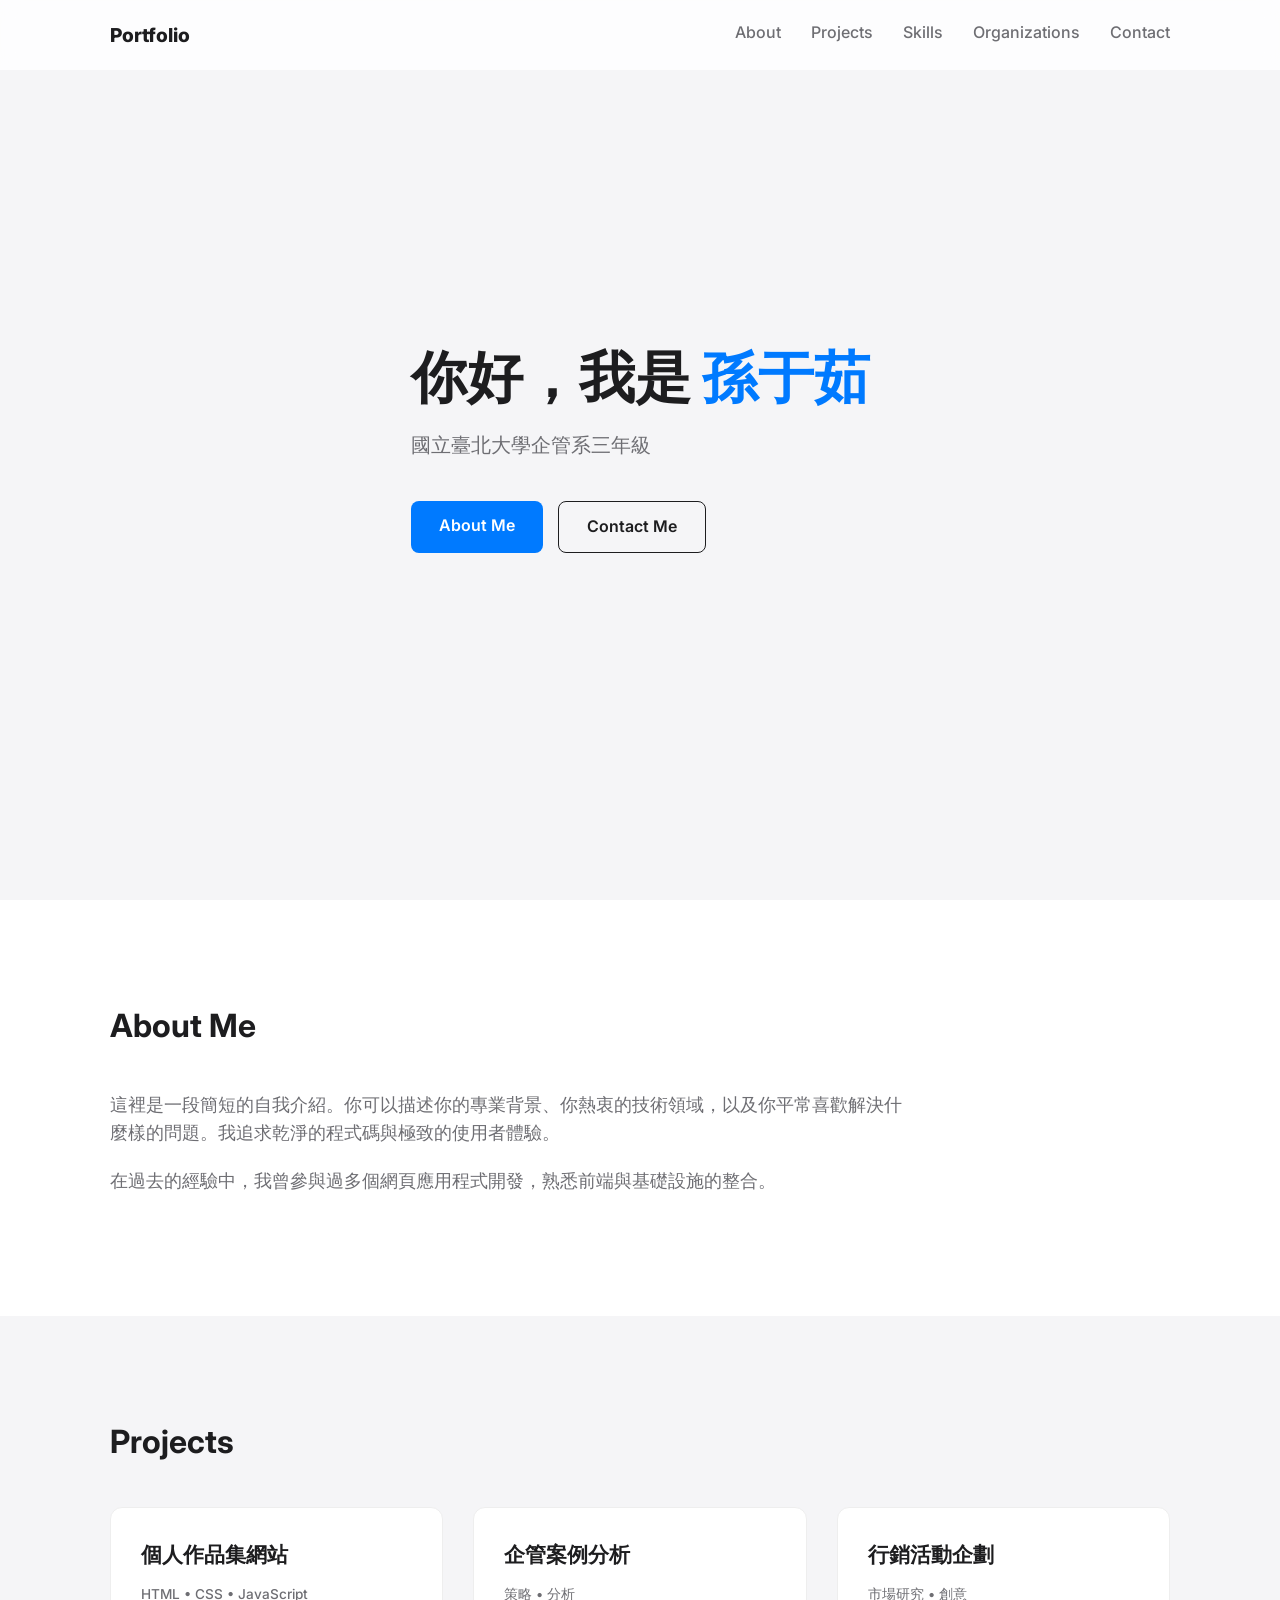
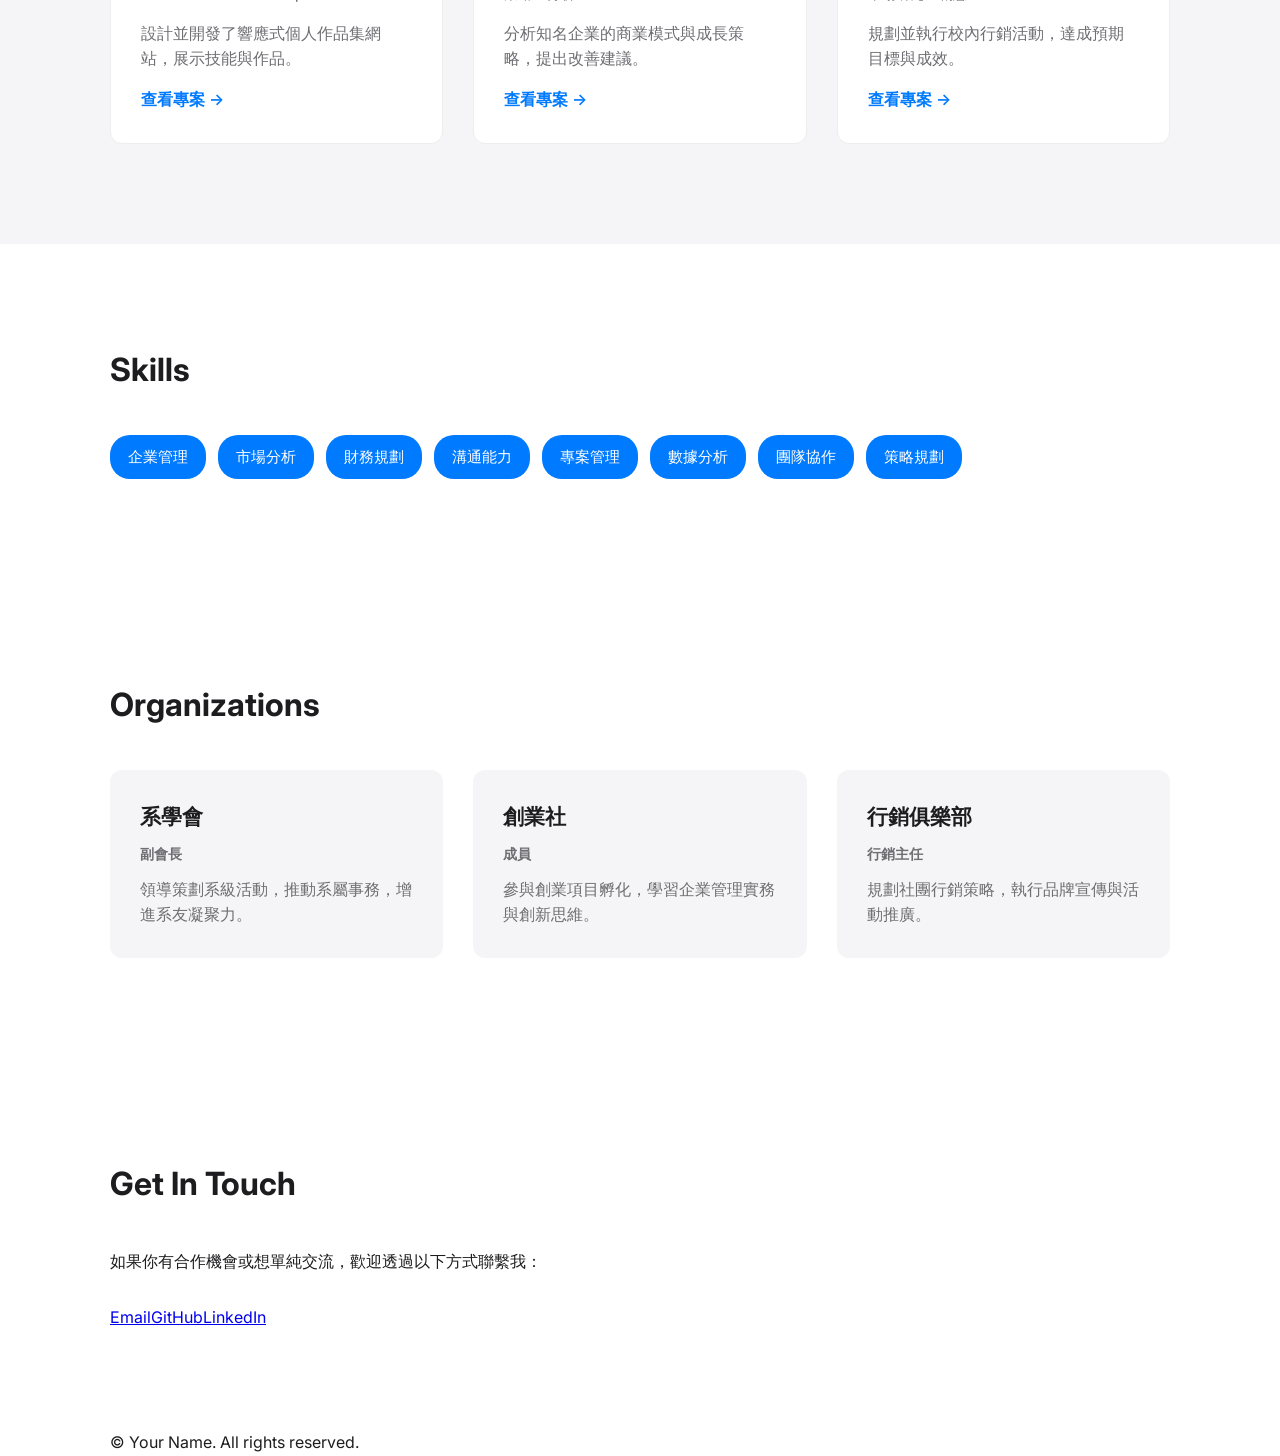
<file: gemini-code-1777267749744.html>
<!DOCTYPE html>
<html lang="zh-Hant">
<head>
    <meta charset="UTF-8">
    <meta name="viewport" content="width=device-width, initial-scale=1.0">
    <title>個人作品集 | 孫于茹</title>
    <link href="https://fonts.googleapis.com/css2?family=Inter:wght@400;600;800&display=swap" rel="stylesheet">
    <link rel="stylesheet" href="gemini-code-1777267753973.css">
</head>
<body>

    <nav class="navbar">
        <div class="container nav-container">
            <a href="#" class="logo">Portfolio</a>
            <ul class="nav-links">
                <li><a href="#about">About</a></li>
                <li><a href="#projects">Projects</a></li>
                <li><a href="#skills">Skills</a></li>
                <li><a href="#organizations">Organizations</a></li>
                <li><a href="#contact">Contact</a></li>
            </ul>
        </div>
    </nav>

    <main>
        <section class="hero" id="home">
            <div class="container hero-container">
                <h1 class="hero-title">你好，我是 <span class="highlight">孫于茹</span></h1>
                <p class="hero-tagline">國立臺北大學企管系三年級</p>
                <div class="hero-btns">
                    <a href="#about" class="btn btn-primary">About Me</a>
                    <a href="#contact" class="btn btn-secondary">Contact Me</a>
                </div>
            </div>
        </section>

        <section class="about" id="about">
            <div class="container">
                <h2 class="section-title">About Me</h2>
                <div class="about-content">
                    <p>
                        這裡是一段簡短的自我介紹。你可以描述你的專業背景、你熱衷的技術領域，以及你平常喜歡解決什麼樣的問題。我追求乾淨的程式碼與極致的使用者體驗。
                    </p>
                    <p>
                        在過去的經驗中，我曾參與過多個網頁應用程式開發，熟悉前端與基礎設施的整合。
                    </p>
                </div>
            </div>
        </section>

        <section class="projects" id="projects">
            <div class="container">
                <h2 class="section-title">Projects</h2>
                <div class="projects-grid">
                    <div class="project-card">
                        <h3>個人作品集網站</h3>
                        <p class="tech-stack">HTML • CSS • JavaScript</p>
                        <p>設計並開發了響應式個人作品集網站，展示技能與作品。</p>
                        <a href="#" class="project-link">查看專案 →</a>
                    </div>
                    <div class="project-card">
                        <h3>企管案例分析</h3>
                        <p class="tech-stack">策略 • 分析</p>
                        <p>分析知名企業的商業模式與成長策略，提出改善建議。</p>
                        <a href="#" class="project-link">查看專案 →</a>
                    </div>
                    <div class="project-card">
                        <h3>行銷活動企劃</h3>
                        <p class="tech-stack">市場研究 • 創意</p>
                        <p>規劃並執行校內行銷活動，達成預期目標與成效。</p>
                        <a href="#" class="project-link">查看專案 →</a>
                    </div>
                </div>
            </div>
        </section>

        <section class="skills" id="skills">
            <div class="container">
                <h2 class="section-title">Skills</h2>
                <div class="skills-tags">
                    <span class="skill-tag">企業管理</span>
                    <span class="skill-tag">市場分析</span>
                    <span class="skill-tag">財務規劃</span>
                    <span class="skill-tag">溝通能力</span>
                    <span class="skill-tag">專案管理</span>
                    <span class="skill-tag">數據分析</span>
                    <span class="skill-tag">團隊協作</span>
                    <span class="skill-tag">策略規劃</span>
                </div>
            </div>
        </section>

        <section class="organizations" id="organizations">
            <div class="container">
                <h2 class="section-title">Organizations</h2>
                <div class="orgs-grid">
                    <div class="org-card">
                        <h3>系學會</h3>
                        <p class="org-role">副會長</p>
                        <p>領導策劃系級活動，推動系屬事務，增進系友凝聚力。</p>
                    </div>
                    <div class="org-card">
                        <h3>創業社</h3>
                        <p class="org-role">成員</p>
                        <p>參與創業項目孵化，學習企業管理實務與創新思維。</p>
                    </div>
                    <div class="org-card">
                        <h3>行銷俱樂部</h3>
                        <p class="org-role">行銷主任</p>
                        <p>規劃社團行銷策略，執行品牌宣傳與活動推廣。</p>
                    </div>
                </div>
            </div>
        </section>

        <section class="co
        </section>

        <section class="contact" id="contact">
            <div class="container">
                <h2 class="section-title">Get In Touch</h2>
                <p class="contact-desc">如果你有合作機會或想單純交流，歡迎透過以下方式聯繫我：</p>
                <ul class="contact-links">
                    <li><a href="mailto:yourname@example.com" class="contact-item">Email</a></li>
                    <li><a href="https://github.com/yourusername" target="_blank" class="contact-item">GitHub</a></li>
                    <li><a href="https://linkedin.com/in/yourusername" target="_blank" class="contact-item">LinkedIn</a></li>
                </ul>
            </div>
        </section>
    </main>

    <footer class="footer">
        <div class="container">
            <p>&copy; <span id="current-year"></span> Your Name. All rights reserved.</p>
        </div>
    </footer>
</html>
</file>
<file: gemini-code-1777267753973.css>
/* 全域設定 */
:root {
    --primary-color: #007AFF; /* 科技藍 */
    --text-main: #1d1d1f;
    --text-muted: #6e6e73;
    --bg-white: #ffffff;
    --bg-light: #f5f5f7;
    --container-width: 1100px;
}

* {
    margin: 0;
    padding: 0;
    box-sizing: border-box;
}

html {
    scroll-behavior: smooth; /* 點擊導覽平滑捲動 */
}

body {
    font-family: 'Inter', -apple-system, BlinkMacSystemFont, "Segoe UI", Roboto, sans-serif;
    line-height: 1.6;
    color: var(--text-main);
    background-color: var(--bg-white);
}

.container {
    max-width: var(--container-width);
    margin: 0 auto;
    padding: 0 20px;
}

/* 導覽列 */
.navbar {
    height: 70px;
    display: flex;
    align-items: center;
    position: fixed;
    top: 0;
    width: 100%;
    background: rgba(255, 255, 255, 0.8);
    backdrop-filter: blur(10px); /* 磨砂玻璃效果 */
    z-index: 1000;
}

.nav-container {
    display: flex;
    justify-content: space-between;
    width: 100%;
}

.logo {
    font-weight: 800;
    text-decoration: none;
    color: var(--text-main);
    font-size: 1.2rem;
}

.nav-links {
    list-style: none;
    display: flex;
    gap: 30px;
}

.nav-links a {
    text-decoration: none;
    color: var(--text-muted);
    font-weight: 500;
    transition: color 0.3s;
}

.nav-links a:hover {
    color: var(--primary-color);
}

/* Hero Section */
.hero {
    height: 100vh;
    display: flex;
    align-items: center;
    background-color: var(--bg-light);
}

.hero-title {
    font-size: 3.5rem;
    font-weight: 800;
    line-height: 1.1;
    margin-bottom: 20px;
}

.highlight {
    color: var(--primary-color);
}

.hero-tagline {
    font-size: 1.25rem;
    color: var(--text-muted);
    max-width: 600px;
    margin-bottom: 40px;
}

/* 按鈕樣式 */
.hero-btns {
    display: flex;
    gap: 15px;
}

.btn {
    padding: 12px 28px;
    border-radius: 8px;
    text-decoration: none;
    font-weight: 600;
    transition: 0.3s;
}

.btn-primary {
    background-color: var(--primary-color);
    color: white;
}

.btn-primary:hover {
    background-color: #0056b3;
}

.btn-secondary {
    border: 1px solid var(--text-main);
    color: var(--text-main);
}

.btn-secondary:hover {
    background-color: var(--text-main);
    color: white;
}

/* 通用 Section 樣式 */
section {
    padding: 100px 0;
}

.section-title {
    font-size: 2rem;
    margin-bottom: 40px;
    position: relative;
}

/* About Section */
.about {
    background-color: var(--bg-white);
}

.about-content {
    max-width: 800px;
}

.about-content p {
    margin-bottom: 20px;
    font-size: 1.1rem;
    color: var(--text-muted);
}

/* Projects Section */
.projects {
    background-color: var(--bg-light);
}

.projects-grid {
    display: grid;
    grid-template-columns: repeat(auto-fit, minmax(320px, 1fr));
    gap: 30px;
}

.project-card {
    padding: 30px;
    background: white;
    border-radius: 12px;
    border: 1px solid #eee;
    transition: transform 0.3s, box-shadow 0.3s;
}

.project-card:hover {
    transform: translateY(-5px);
    box-shadow: 0 15px 40px rgba(0, 0, 0, 0.1);
}

.project-card h3 {
    font-size: 1.3rem;
    margin-bottom: 10px;
    color: var(--text-main);
}

.tech-stack {
    font-size: 0.85rem;
    color: var(--primary-color);
    font-weight: 500;
    margin-bottom: 12px;
    display: inline-block;
}

.project-card p {
    color: var(--text-muted);
    margin-bottom: 15px;
    line-height: 1.6;
}

.project-link {
    color: var(--primary-color);
    text-decoration: none;
    font-weight: 600;
    transition: all 0.3s;
    display: inline-block;
}

.project-link:hover {
    transform: translateX(5px);
}

/* Skills Section */
.skills {
    background-color: var(--bg-white);
}

.skills-grid {
    display: grid;
    grid-template-columns: repeat(auto-fit, minmax(250px, 1fr));
    gap: 40px;
}

.skill-item h3 {
    font-size: 1.1rem;
    margin-bottom: 10px;
    color: var(--text-main);
}

.skill-bar {
    height: 8px;
    background-color: var(--bg-light);
    border-radius: 4px;
    overflow: hidden;
}

.skill-progress {
    height: 100%;
    background: linear-gradient(90deg, var(--primary-color), #00d4ff);
    border-radius: 4px;
    transition: width 0.6s ease;
}

/* Contact Section */
.contact {
    background-color: var(--bg-light);
}

.contact-desc {
    margin-bottom: 30px;
}

.contact-links {
    list-style: none;
    display: flex;
    flex-wrap: wrap;light);
}

.skills-tags {
    display: flex;
    flex-wrap: wrap;
    gap: 12px;
}

.skill-tag {
    display: inline-block;
    padding: 10px 18px;
    background-color: var(--primary-color);
    color: white;
    border-radius: 20px;
    font-size: 0.95rem;
    font-weight: 500;
    transition: transform 0.3s, box-shadow 0.3s;
}

.skill-tag:hover {
    transform: translateY(-2px);
    box-shadow: 0 5px 15px rgba(0, 122, 255, 0.3);
}

/* Organizations Section */
.organizations {
    background-color: var(--bg-white);
}

.orgs-grid {
    display: grid;
    grid-template-columns: repeat(auto-fit, minmax(300px, 1fr));
    gap: 30px;
}

.org-card {
    padding: 30px;
    background: var(--bg-light);
    border-radius: 12px;
    transition: transform 0.3s, box-shadow 0.3s;
}

.org-card:hover {
    transform: translateY(-5px);
    box-shadow: 0 10px 30px rgba(0, 122, 255, 0.15);
}

.org-card h3 {
    font-size: 1.3rem;
    margin-bottom: 8px;
    color: var(--text-main);
}

.org-role {
    font-size: 0.9rem;
    color: var(--primary-color);
    font-weight: 600;
    margin-bottom: 12px;
}

.org-card p {
    color: var(--text-muted);
    line-height: 1.6
    border-top: 1px solid #eee;
}

/* RWD 響應式設計 */
@media (max-width: 768px) {
    .hero-title {
        font-size: 2.5rem;
    }
    
    .nav-links {
        gap: 12px;
        font-size: 0.85rem;
    }
    
    .hero-btns {
        flex-direction: column;
    }
    
    .btn {
        text-align: center;
    }
    
    .projects-grid,
    .orgs-grid {
        grid-template-columns: 1fr;
    }
    
    .skills-tags {
        justify-content: center;
    }
}
</file>
